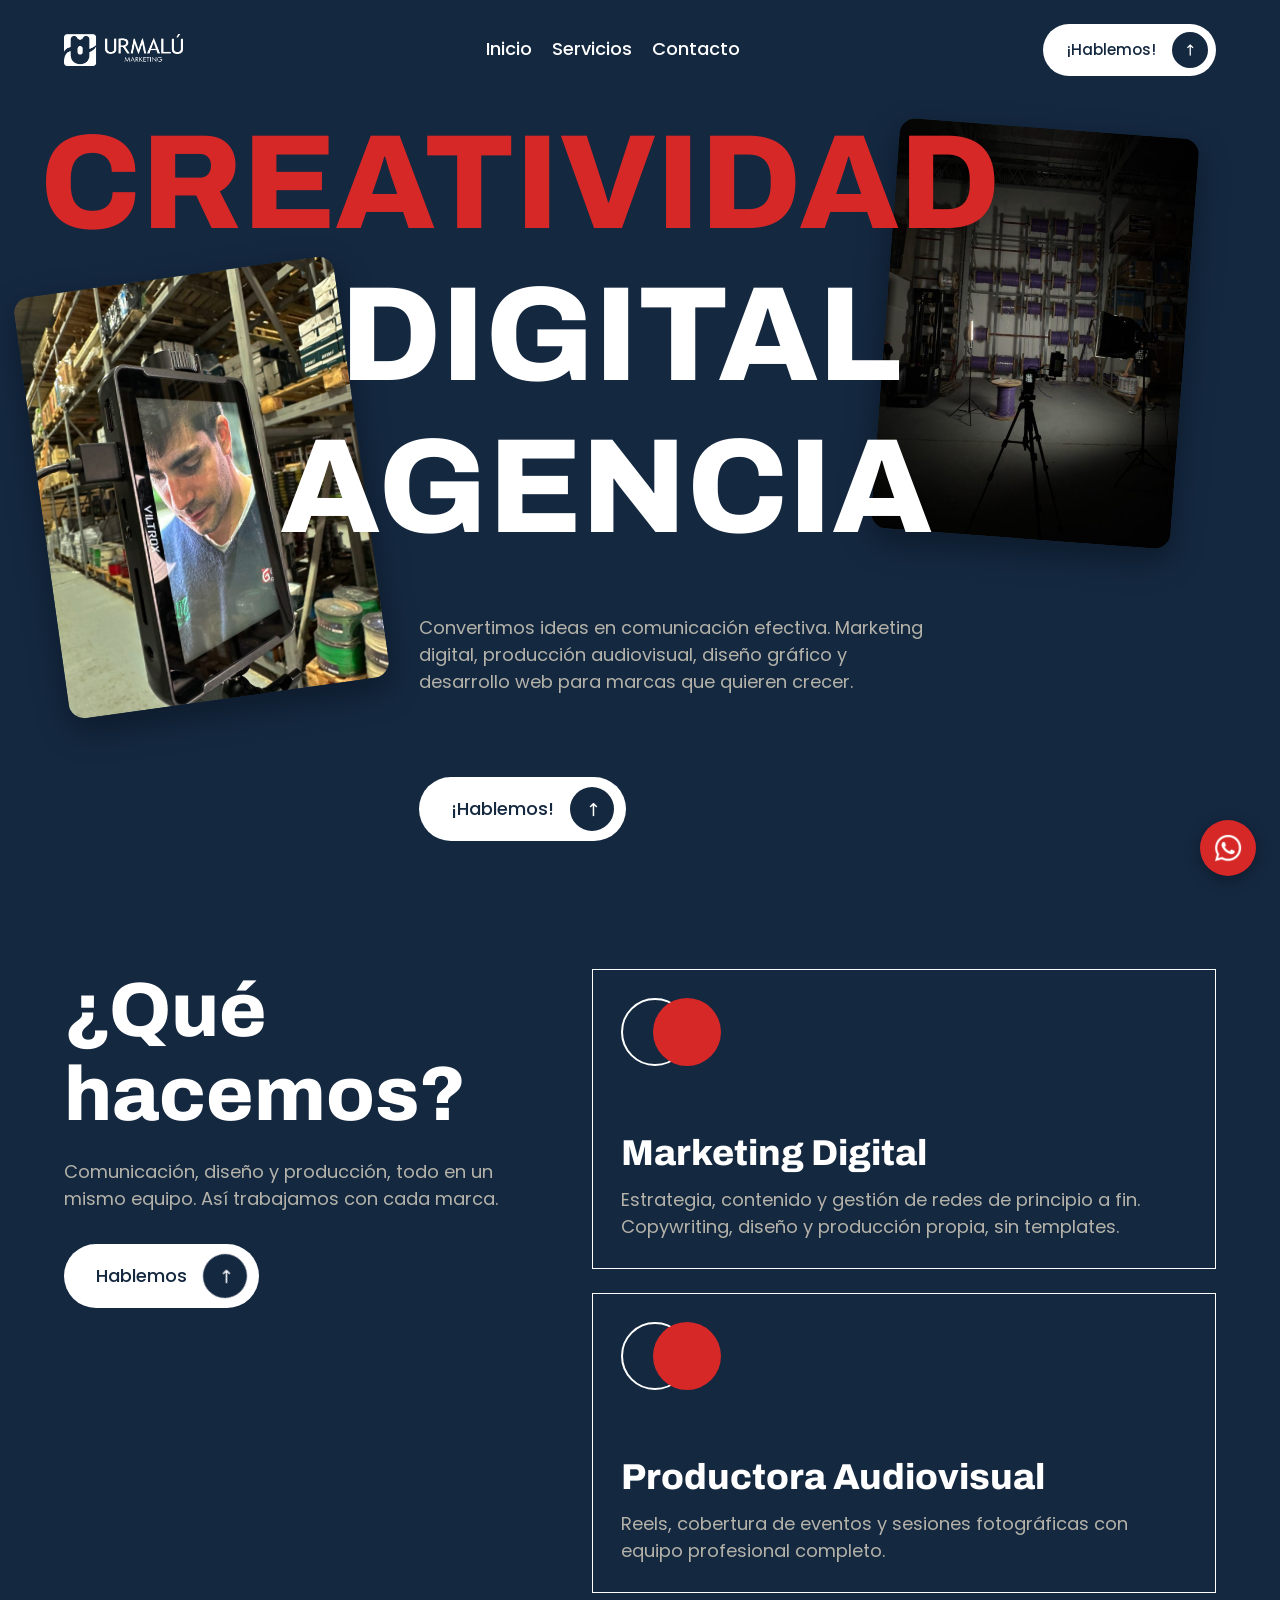
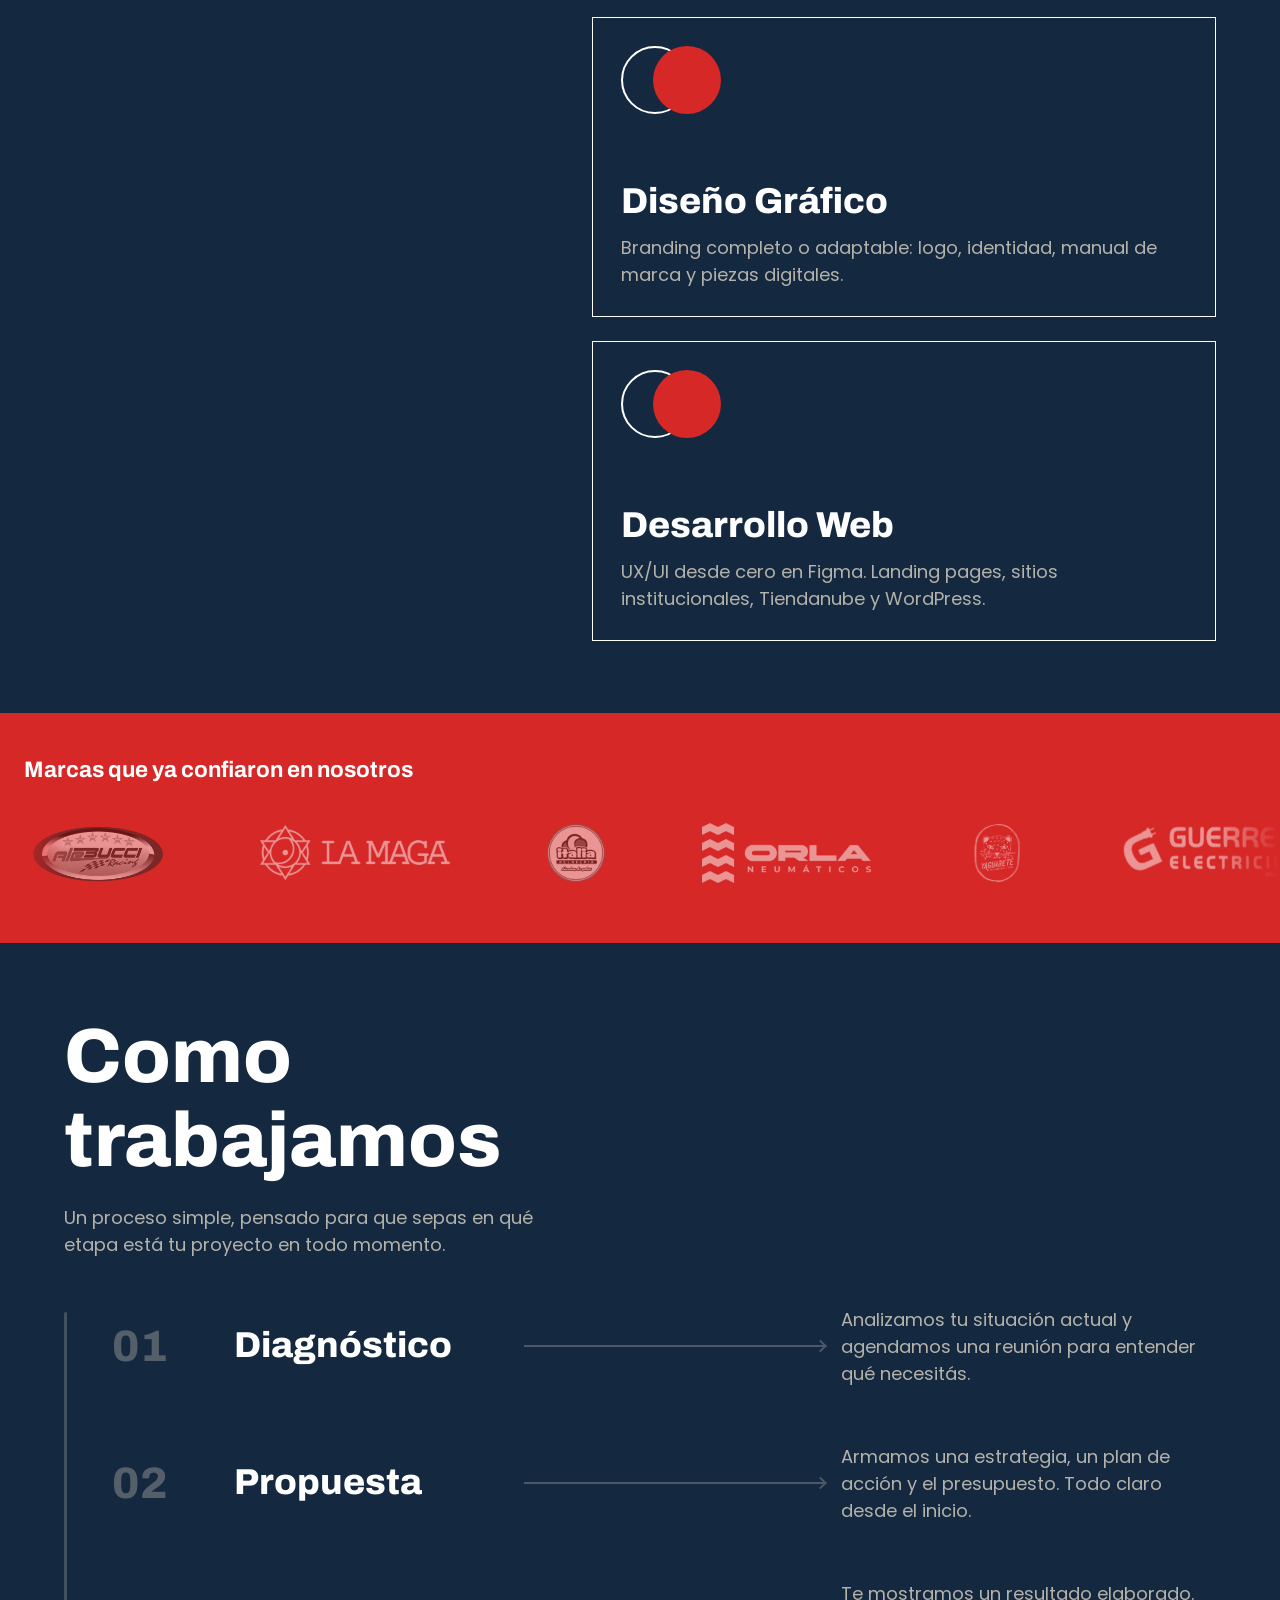
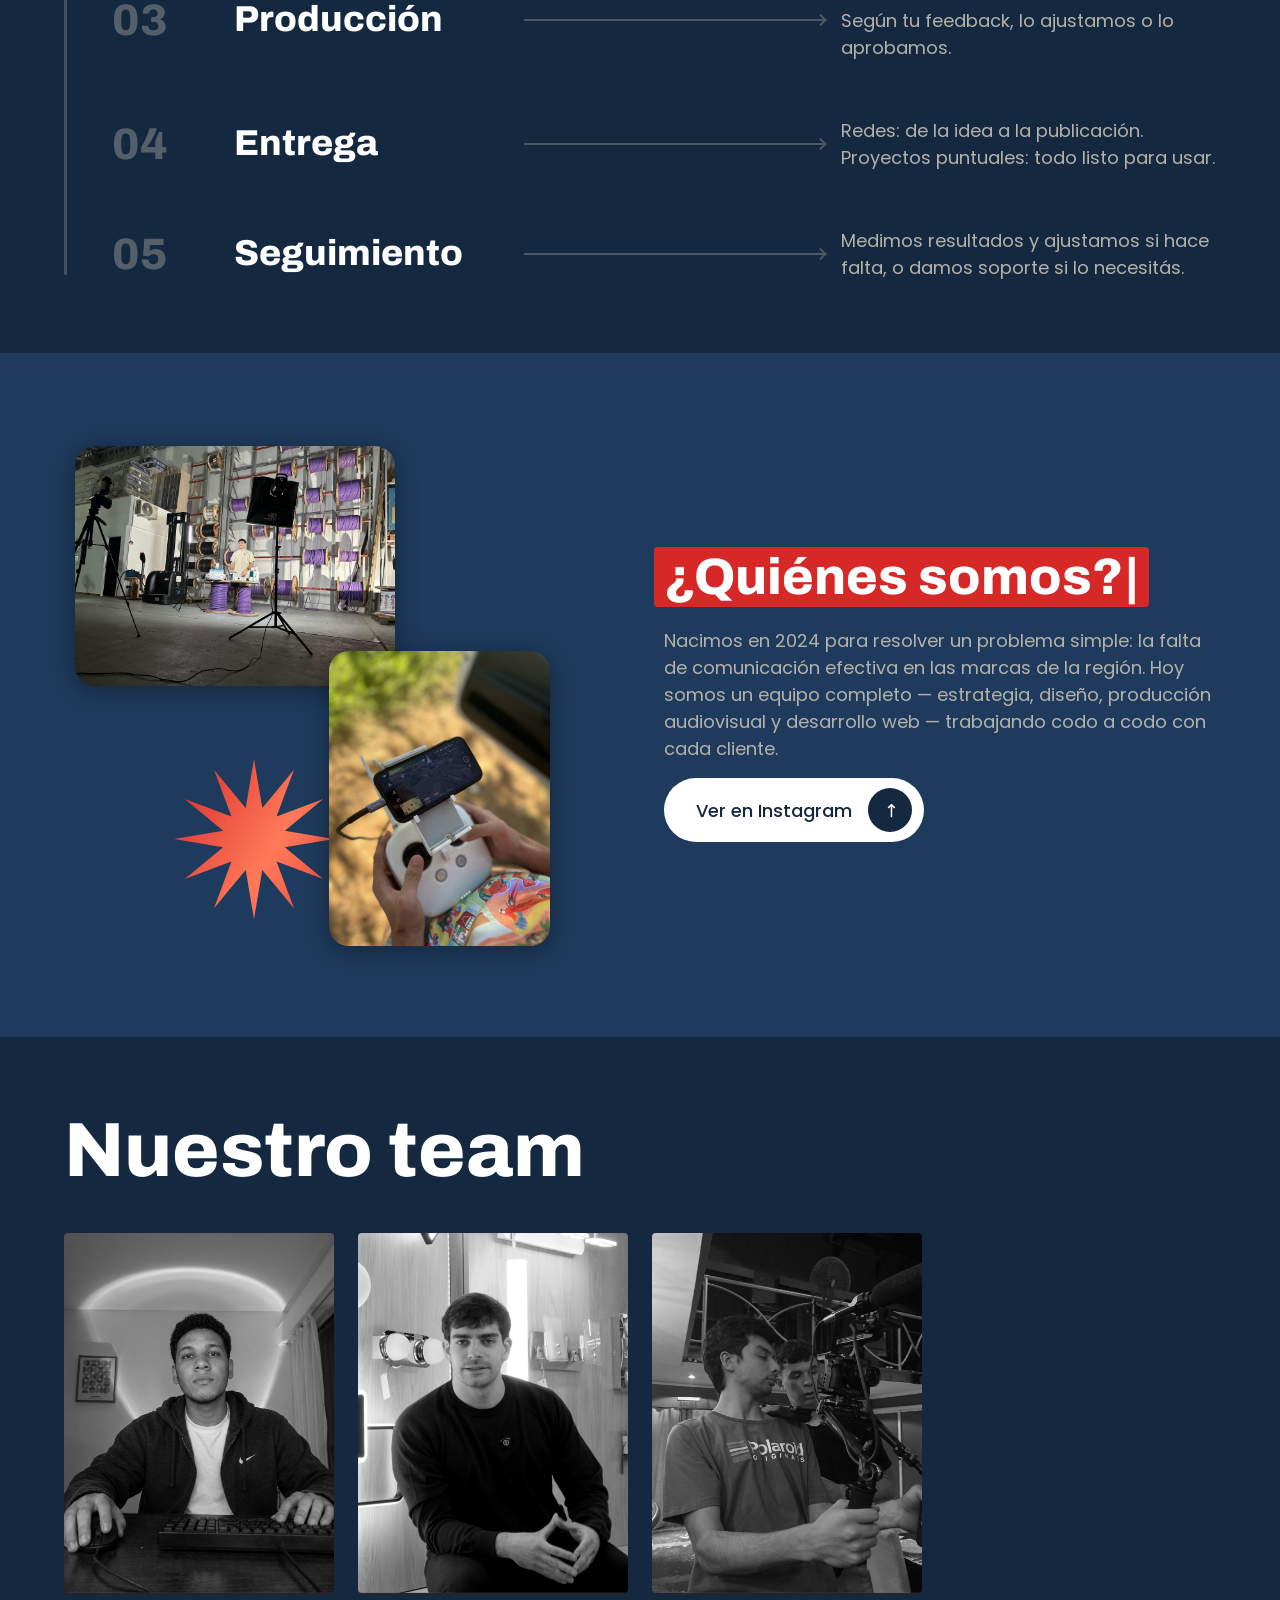
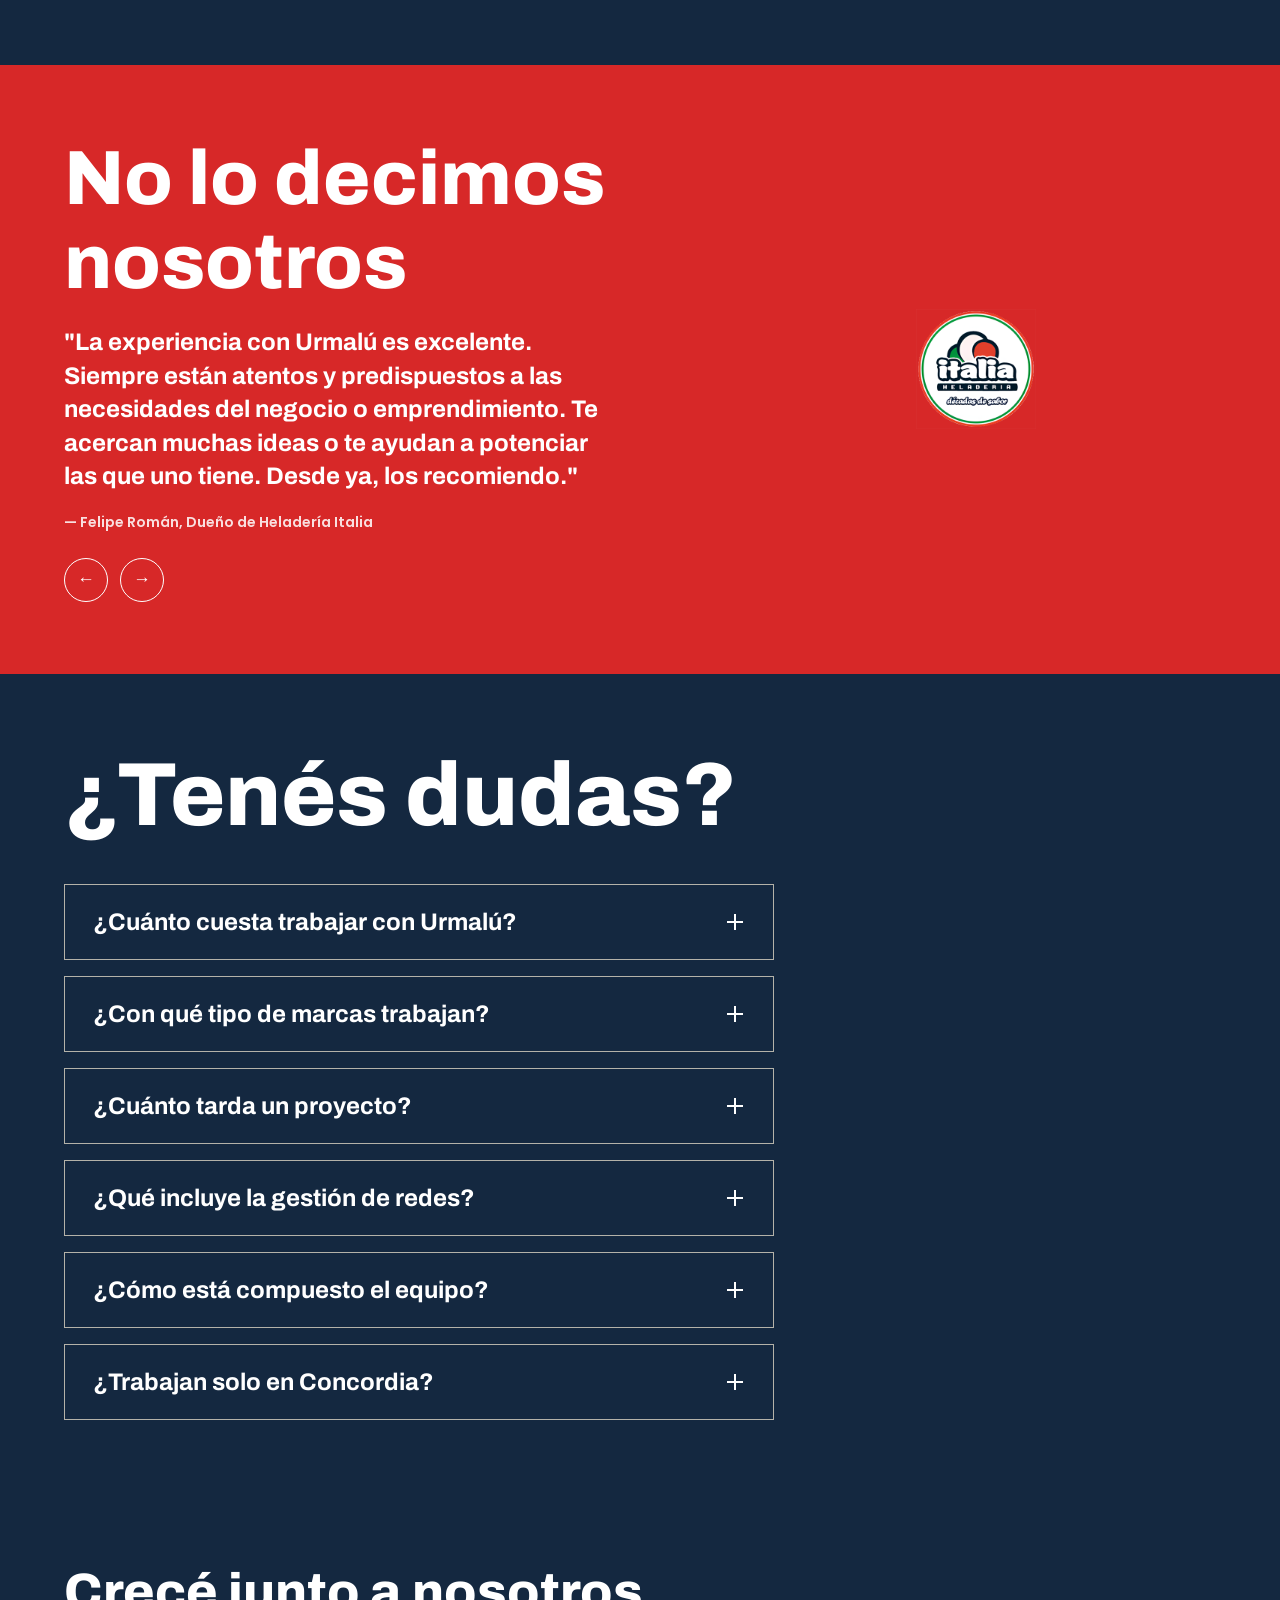
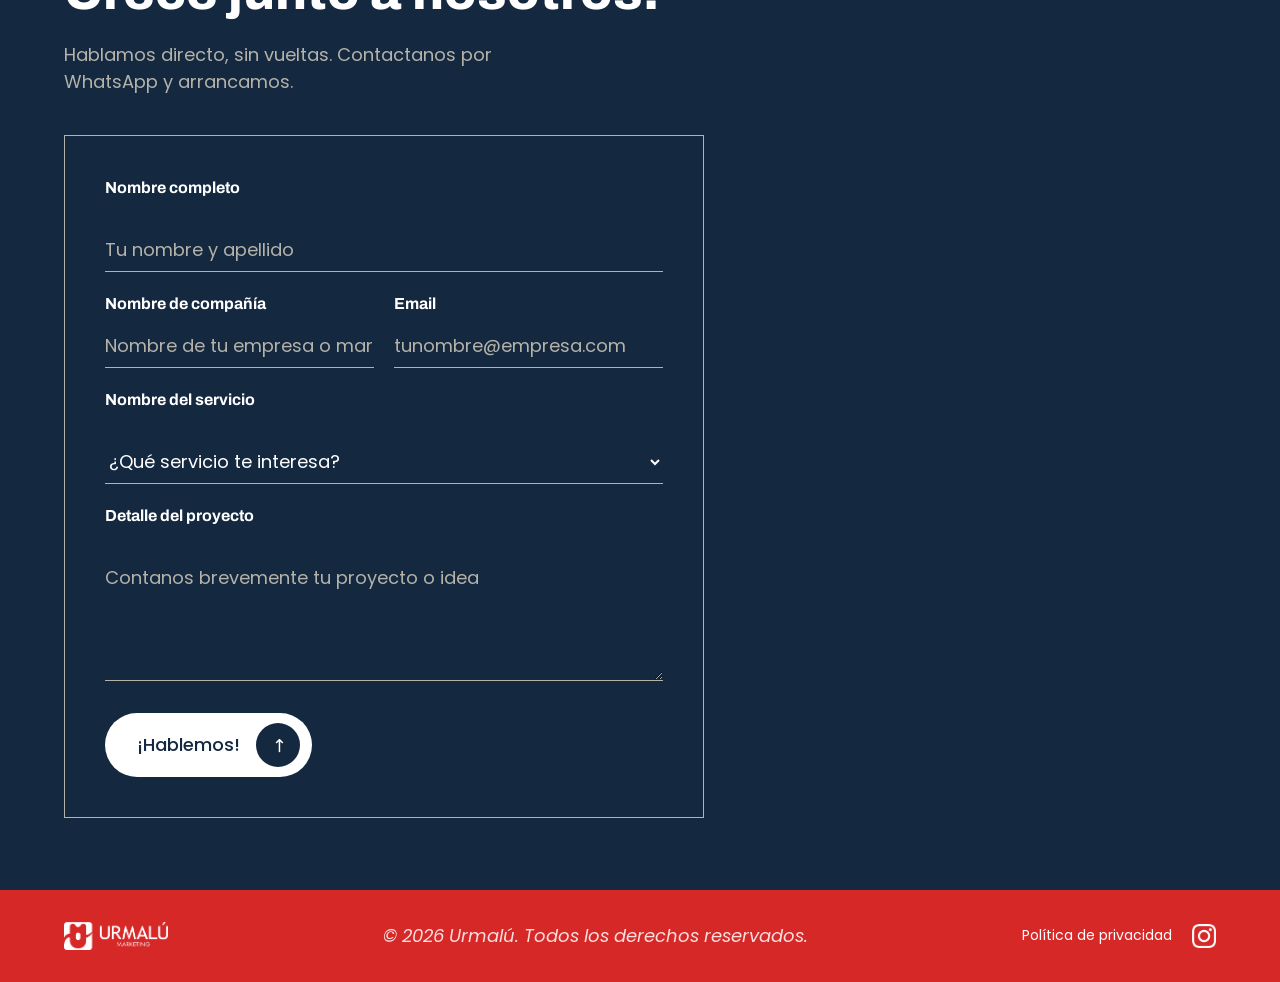
<file: index.html>
<!doctype html>
<html lang="es">

<head>
  <meta charset="utf-8">
  <meta name="viewport" content="width=device-width, initial-scale=1">
  <title>Urmalú Agencia — Comunicación y producción digital</title>
  <meta name="description" content="Marketing digital, producción audiovisual, diseño gráfico y desarrollo web. Pensamos en grande.">

  <meta property="og:title" content="Urmalú Agencia | Comunicación y producción digital">
  <meta property="og:type" content="website">
  <meta property="og:url" content="https://urmaluagencia.com.ar">

  <link rel="icon" href="/favicon.ico" sizes="any">
  <link rel="apple-touch-icon" href="icon.png">
  <link rel="manifest" href="site.webmanifest">
  <meta name="theme-color" content="#142840">

  <!-- Fuentes reales del archivo de Figma: Archivo (títulos) + Poppins (texto/botones) -->
  <link rel="preconnect" href="https://fonts.googleapis.com">
  <link rel="preconnect" href="https://fonts.gstatic.com" crossorigin>
  <link href="https://fonts.googleapis.com/css2?family=Archivo:wght@400;700;800&family=Poppins:wght@400;500;600;700&display=swap" rel="stylesheet">

  <link rel="stylesheet" href="css/reset.css">
  <link rel="stylesheet" href="css/style.css">
</head>

<body>

  <!-- ============ NAVBAR ============ -->
  <!-- Franja invisible: pasar el mouse por acá revela el navbar cuando está escondido -->
  <div class="navbar-hotzone" id="navbar-hotzone" aria-hidden="true"></div>

  <header class="navbar" id="navbar">
    <div class="container navbar__inner">
      <a href="#inicio" class="navbar__logo">
        <img src="img/logo-urmalu.png" alt="Urmalú Marketing" height="32">
      </a>

      <nav class="navbar__nav" id="navbar-nav">
        <a href="#inicio">Inicio</a>
        <a href="#servicios">Servicios</a>
        <a href="#contacto">Contacto</a>
      </nav>

      <a href="https://wa.me/543454010608?text=Hola%20Urmal%C3%BA%2C%20quiero%20consultar%20por%20un%20proyecto" target="_blank" rel="noopener" class="btn btn--primary navbar__cta">
        ¡Hablemos! <span class="btn__icon" aria-hidden="true">↗</span>
      </a>

      <button class="navbar__burger" id="navbar-burger" aria-label="Abrir menú" aria-expanded="false">
        <span></span><span></span><span></span>
      </button>
    </div>
  </header>

  <main>

    <!-- ============ INICIO / HERO ============ -->
    <!-- Posiciones tomadas literal de Figma (frame Hero Section, 1428x858) y convertidas a % -->
    <section class="hero" id="inicio">
      <div class="hero__stage">
        <div class="hero__photo hero__photo--left">
          <img src="img/hero-1.jpg" alt="">
        </div>
        <div class="hero__photo hero__photo--right">
          <img src="img/hero-2.jpg" alt="">
        </div>

        <h1 class="hero__title">
          <span class="hero__title-accent hero__line--1">Creatividad</span>
          <span class="hero__line--2">Digital</span>
          <span class="hero__line--3">Agencia</span>
        </h1>
        <p class="hero__subhead">
          Convertimos ideas en comunicación efectiva. Marketing digital, producción audiovisual,
          diseño gráfico y desarrollo web para marcas que quieren crecer.
        </p>
        <a href="https://wa.me/543454010608?text=Hola%20Urmal%C3%BA%2C%20quiero%20consultar%20por%20un%20proyecto"
           target="_blank" rel="noopener" class="btn btn--primary hero__cta">
          ¡Hablemos! <span class="btn__icon" aria-hidden="true">↗</span>
        </a>
      </div>
    </section>

    <!-- ============ SERVICIOS ============ -->
    <section class="services" id="servicios">
      <div class="container services__grid">
        <div class="services__intro">
          <h2>¿Qué hacemos?</h2>
          <p class="section-intro">Comunicación, diseño y producción, todo en un mismo equipo. Así trabajamos con cada marca.</p>
          <a href="#contacto" class="btn btn--primary">
            Hablemos <span class="btn__icon" aria-hidden="true">↗</span>
          </a>
        </div>

        <div class="services__cards">
          <article class="service-card">
            <div class="service-card__icon" aria-hidden="true">
              <span class="circle circle--outline"></span>
              <span class="circle circle--fill"></span>
            </div>
            <div class="service-card__body">
              <h3>Marketing Digital</h3>
              <p>Estrategia, contenido y gestión de redes de principio a fin. Copywriting, diseño y producción propia, sin templates.</p>
            </div>
          </article>

          <article class="service-card">
            <div class="service-card__icon" aria-hidden="true">
              <span class="circle circle--outline"></span>
              <span class="circle circle--fill"></span>
            </div>
            <div class="service-card__body">
              <h3>Productora Audiovisual</h3>
              <p>Reels, cobertura de eventos y sesiones fotográficas con equipo profesional completo.</p>
            </div>
          </article>

          <article class="service-card">
            <div class="service-card__icon" aria-hidden="true">
              <span class="circle circle--outline"></span>
              <span class="circle circle--fill"></span>
            </div>
            <div class="service-card__body">
              <h3>Diseño Gráfico</h3>
              <p>Branding completo o adaptable: logo, identidad, manual de marca y piezas digitales.</p>
            </div>
          </article>

          <article class="service-card">
            <div class="service-card__icon" aria-hidden="true">
              <span class="circle circle--outline"></span>
              <span class="circle circle--fill"></span>
            </div>
            <div class="service-card__body">
              <h3>Desarrollo Web</h3>
              <p>UX/UI desde cero en Figma. Landing pages, sitios institucionales, Tiendanube y WordPress.</p>
            </div>
          </article>
        </div>
      </div>
    </section>

    <!-- ============ LOGOS DE CLIENTES ============ -->
    <section class="clients">
      <div class="clients__inner">
        <p class="clients__label">Marcas que ya confiaron en nosotros</p>
        <div class="clients__marquee">
          <div class="clients__track">
            <!-- 7 logos reales, repetidos 4 veces (1 tanda real + 3 aria-hidden) para que el loop no se corte en pantallas anchas -->
            <span class="client-logo"><img src="img/clients/client-alebucci.png" alt="AleBucci Racing" loading="lazy"></span>
            <span class="client-logo"><img src="img/clients/client-lamaga.png" alt="La Maga" loading="lazy"></span>
            <span class="client-logo"><img src="img/clients/client-italia.png" alt="Italia Heladería" loading="lazy"></span>
            <span class="client-logo"><img src="img/clients/client-orla.png" alt="Orla Neumáticos" loading="lazy"></span>
            <span class="client-logo"><img src="img/clients/client-yaguarete.png" alt="Yaguareté" loading="lazy"></span>
            <span class="client-logo"><img src="img/clients/client-guerrero.png" alt="Guerrero Electricidad" loading="lazy"></span>
            <span class="client-logo"><img src="img/clients/client-mesopotamicos.png" alt="Materiales Mesopotámicos" loading="lazy"></span>

            <span class="client-logo" aria-hidden="true"><img src="img/clients/client-alebucci.png" alt="" loading="lazy"></span>
            <span class="client-logo" aria-hidden="true"><img src="img/clients/client-lamaga.png" alt="" loading="lazy"></span>
            <span class="client-logo" aria-hidden="true"><img src="img/clients/client-italia.png" alt="" loading="lazy"></span>
            <span class="client-logo" aria-hidden="true"><img src="img/clients/client-orla.png" alt="" loading="lazy"></span>
            <span class="client-logo" aria-hidden="true"><img src="img/clients/client-yaguarete.png" alt="" loading="lazy"></span>
            <span class="client-logo" aria-hidden="true"><img src="img/clients/client-guerrero.png" alt="" loading="lazy"></span>
            <span class="client-logo" aria-hidden="true"><img src="img/clients/client-mesopotamicos.png" alt="" loading="lazy"></span>

            <span class="client-logo" aria-hidden="true"><img src="img/clients/client-alebucci.png" alt="" loading="lazy"></span>
            <span class="client-logo" aria-hidden="true"><img src="img/clients/client-lamaga.png" alt="" loading="lazy"></span>
            <span class="client-logo" aria-hidden="true"><img src="img/clients/client-italia.png" alt="" loading="lazy"></span>
            <span class="client-logo" aria-hidden="true"><img src="img/clients/client-orla.png" alt="" loading="lazy"></span>
            <span class="client-logo" aria-hidden="true"><img src="img/clients/client-yaguarete.png" alt="" loading="lazy"></span>
            <span class="client-logo" aria-hidden="true"><img src="img/clients/client-guerrero.png" alt="" loading="lazy"></span>
            <span class="client-logo" aria-hidden="true"><img src="img/clients/client-mesopotamicos.png" alt="" loading="lazy"></span>

            <span class="client-logo" aria-hidden="true"><img src="img/clients/client-alebucci.png" alt="" loading="lazy"></span>
            <span class="client-logo" aria-hidden="true"><img src="img/clients/client-lamaga.png" alt="" loading="lazy"></span>
            <span class="client-logo" aria-hidden="true"><img src="img/clients/client-italia.png" alt="" loading="lazy"></span>
            <span class="client-logo" aria-hidden="true"><img src="img/clients/client-orla.png" alt="" loading="lazy"></span>
            <span class="client-logo" aria-hidden="true"><img src="img/clients/client-yaguarete.png" alt="" loading="lazy"></span>
            <span class="client-logo" aria-hidden="true"><img src="img/clients/client-guerrero.png" alt="" loading="lazy"></span>
            <span class="client-logo" aria-hidden="true"><img src="img/clients/client-mesopotamicos.png" alt="" loading="lazy"></span>
          </div>
        </div>
      </div>
    </section>

    <!-- ============ PROCESO ============ -->
    <section class="process" id="proceso">
      <div class="container">
        <div class="process__header">
          <h2>Como<br>trabajamos</h2>
          <p class="section-intro">Un proceso simple, pensado para que sepas en qué etapa está tu proyecto en todo momento.</p>
          <div class="decor-star decor-star--iridescent process__star" aria-hidden="true"></div>
        </div>

        <div class="process__list-wrap">
          <div class="process__progress" aria-hidden="true">
            <div class="process__progress-fill" id="process-progress-fill"></div>
          </div>

          <ol class="process__list">
            <li class="process__step">
              <span class="process__number">01</span>
              <div class="process__step-body">
                <h3>Diagnóstico</h3>
                <span class="process__connector" aria-hidden="true"></span>
                <p>Analizamos tu situación actual y agendamos una reunión para entender qué necesitás.</p>
              </div>
            </li>
            <li class="process__step">
              <span class="process__number">02</span>
              <div class="process__step-body">
                <h3>Propuesta</h3>
                <span class="process__connector" aria-hidden="true"></span>
                <p>Armamos una estrategia, un plan de acción y el presupuesto. Todo claro desde el inicio.</p>
              </div>
            </li>
            <li class="process__step">
              <span class="process__number">03</span>
              <div class="process__step-body">
                <h3>Producción</h3>
                <span class="process__connector" aria-hidden="true"></span>
                <p>Te mostramos un resultado elaborado. Según tu feedback, lo ajustamos o lo aprobamos.</p>
              </div>
            </li>
            <li class="process__step">
              <span class="process__number">04</span>
              <div class="process__step-body">
                <h3>Entrega</h3>
                <span class="process__connector" aria-hidden="true"></span>
                <p>Redes: de la idea a la publicación. Proyectos puntuales: todo listo para usar.</p>
              </div>
            </li>
            <li class="process__step">
              <span class="process__number">05</span>
              <div class="process__step-body">
                <h3>Seguimiento</h3>
                <span class="process__connector" aria-hidden="true"></span>
                <p>Medimos resultados y ajustamos si hace falta, o damos soporte si lo necesitás.</p>
              </div>
            </li>
          </ol>
        </div>
      </div>
    </section>

    <!-- ============ QUIÉNES SOMOS ============ -->
    <section class="about" id="quienes-somos">
      <div class="container about__grid">
        <div class="about__photos">
          <div class="about__photo-frame about__photo-frame--1">
            <img class="about__photo" src="img/about-1-produccion.jpg" alt="Equipo de Urmalú en una producción audiovisual" draggable="false">
          </div>
          <div class="about__photo-frame about__photo-frame--2">
            <img class="about__photo" src="img/about-2-drone.jpg" alt="Equipo de Urmalú filmando con drone" draggable="false">
          </div>
          <div class="decor-star decor-star--iridescent about__star" aria-hidden="true"></div>
        </div>
        <div class="about__content">
          <h2 class="about__title" id="about-title">¿Quiénes somos?</h2>
          <p>
            Nacimos en 2024 para resolver un problema simple: la falta de comunicación efectiva
            en las marcas de la región. Hoy somos un equipo completo — estrategia, diseño,
            producción audiovisual y desarrollo web — trabajando codo a codo con cada cliente.
          </p>
          <a href="https://www.instagram.com/urmalu.agencia/" target="_blank" rel="noopener" class="btn btn--primary">
            Ver en Instagram <span class="btn__icon" aria-hidden="true">↗</span>
          </a>
        </div>
      </div>
    </section>

    <!-- ============ NUESTRO TEAM ============ -->
    <section class="team" id="team" style="text-align: left;">
      <div class="container">
        <h2 style="text-align: left;">Nuestro team</h2>

        <div class="team__grid" style="justify-content: center; align-items: center;">
          <div class="team-card" style="text-align: center; display: flex; flex-direction: column; align-items: center;">
            <img src="img/team-1-uriel.jpeg" alt="Uriel Alves Dos Santos" style="display: block; margin: 0 auto;">
            <div class="team-card__ribbon" style="text-align: center;">
              <span class="team-card__name">Uriel Alves Dos Santos</span>
              <span class="team-card__role">Diseñador Gráfico</span>
            </div>
          </div>

          <div class="team-card" style="text-align: center; display: flex; flex-direction: column; align-items: center;">
            <img src="img/team-2-luca.jpg" alt="Integrante del equipo Urmalú" style="display: block; margin: 0 auto;">
            <div class="team-card__ribbon" style="text-align: center;">
              <span class="team-card__name">Luca Passarella</span>
              <span class="team-card__role">Administrador</span>
            </div>
          </div>

          <div class="team-card" style="text-align: center; display: flex; flex-direction: column; align-items: center;">
            <img src="img/team-3-mateo.jpg" alt="Integrante del equipo Urmalú" style="display: block; margin: 0 auto;">
            <div class="team-card__ribbon" style="text-align: center;">
              <span class="team-card__name">Mateo Osorio</span>
              <span class="team-card__role">Productor Audiovisual</span>
            </div>
          </div>
        </div>
      </div>
    </section>

    <!-- ============ TESTIMONIOS ============ -->
    <section class="testimonials" id="testimonios">
      <div class="container testimonials__inner">
        <div class="testimonials__content">
          <h2>No lo decimos nosotros</h2>

          <div class="testimonials__track" id="testimonials-track">
            <blockquote class="testimonial-card is-active" data-slide="0">
              <p>"La experiencia con Urmalú es excelente. Siempre están atentos y predispuestos a las necesidades del negocio o emprendimiento. Te acercan muchas ideas o te ayudan a potenciar las que uno tiene. Desde ya, los recomiendo."</p>
              <cite>— Felipe Román, Dueño de Heladería Italia</cite>
            </blockquote>
            <blockquote class="testimonial-card" data-slide="1">
              <p>"El trabajo en asociación con Urmalú fue determinante para que Diario Río Uruguay saliera de un estancamiento que estábamos transitando en materia de impacto y réplica en redes sociales. El cambio de estética y los consejos en materia de qué y cómo publicar fue lo que marcó la diferencia desde allí en más."</p>
              <cite>— Horacio Osorio, Dueño de Diario Río Uruguay</cite>
            </blockquote>
            <blockquote class="testimonial-card" data-slide="2">
              <p>"¡Buenas! Mi experiencia con la Agencia Urmalú es muy buena. ¡Muy contentos de poder contar con ellos en nuestro manejo de redes! ¡Los recomiendo siempre!"</p>
              <cite>— Daniel Pérez, Socio Gerente de Guerrero Electricidad S.R.L.</cite>
            </blockquote>
            <blockquote class="testimonial-card" data-slide="3">
              <p>"Nuestra experiencia con la Agencia Urmalú es excelente, ya que siempre mantienen un trato profesional resolviendo cada uno de nuestros pedidos con rapidez y compromiso. ¡Más que recomendable!"</p>
              <cite>— Oscar Giménez, Gerente de Guerrero Electricidad S.R.L.</cite>
            </blockquote>
          </div>

          <div class="testimonials__nav">
            <button type="button" class="testimonials__arrow" id="testimonials-prev" aria-label="Testimonio anterior">&larr;</button>
            <button type="button" class="testimonials__arrow" id="testimonials-next" aria-label="Testimonio siguiente">&rarr;</button>
          </div>
        </div>

        <div class="testimonials__logo-frame">
          <img src="img/clients/client-italia.png" alt="Heladería Italia" id="testimonials-logo" class="is-active">
          <img src="img/clients/client-diariorio.png" alt="Diario Río Uruguay" id="testimonials-logo-2">
          <img src="img/clients/client-guerrero.png" alt="Guerrero Electricidad" id="testimonials-logo-3">
          <img src="img/clients/client-guerrero.png" alt="Guerrero Electricidad" id="testimonials-logo-4">
        </div>
      </div>
    </section>

    <!-- ============ FAQ ============ -->
    <section class="faq" id="faq">
      <div class="container">
        <h2>¿Tenés dudas?</h2>

        <div class="faq__list">
          <div class="faq-item">
            <button class="faq-item__trigger" aria-expanded="false">
              <span>¿Cuánto cuesta trabajar con Urmalú?</span>
              <span class="faq-item__icon" aria-hidden="true"></span>
            </button>
            <div class="faq-item__panel">
              <div class="faq-item__answer">
                <p>Nos adaptamos a distintos presupuestos según el proyecto. Consultanos por WhatsApp y armamos un presupuesto a medida.</p>
                <div class="decor-star decor-star--white faq-item__star" aria-hidden="true"></div>
              </div>
            </div>
          </div>
          <div class="faq-item">
            <button class="faq-item__trigger" aria-expanded="false">
              <span>¿Con qué tipo de marcas trabajan?</span>
              <span class="faq-item__icon" aria-hidden="true"></span>
            </button>
            <div class="faq-item__panel">
              <div class="faq-item__answer">
                <p>Con todo tipo: emprendimientos, empresas consolidadas, clubes y organizaciones sociales.</p>
                <div class="decor-star decor-star--white faq-item__star" aria-hidden="true"></div>
              </div>
            </div>
          </div>
          <div class="faq-item">
            <button class="faq-item__trigger" aria-expanded="false">
              <span>¿Cuánto tarda un proyecto?</span>
              <span class="faq-item__icon" aria-hidden="true"></span>
            </button>
            <div class="faq-item__panel">
              <div class="faq-item__answer">
                <p>Depende de la complejidad. Un branding lleva 2-3 semanas, un sitio web 4-6 semanas. Consultanos por tu caso.</p>
                <div class="decor-star decor-star--white faq-item__star" aria-hidden="true"></div>
              </div>
            </div>
          </div>
          <div class="faq-item">
            <button class="faq-item__trigger" aria-expanded="false">
              <span>¿Qué incluye la gestión de redes?</span>
              <span class="faq-item__icon" aria-hidden="true"></span>
            </button>
            <div class="faq-item__panel">
              <div class="faq-item__answer">
                <p>Estrategia, diseño, producción de reels propios, copywriting, community management completo.</p>
                <div class="decor-star decor-star--white faq-item__star" aria-hidden="true"></div>
              </div>
            </div>
          </div>
          <div class="faq-item">
            <button class="faq-item__trigger" aria-expanded="false">
              <span>¿Cómo está compuesto el equipo?</span>
              <span class="faq-item__icon" aria-hidden="true"></span>
            </button>
            <div class="faq-item__panel">
              <div class="faq-item__answer">
                <p>Cuatro personas: diseñador gráfico, productor audiovisual, community manager y administrador.</p>
                <div class="decor-star decor-star--white faq-item__star" aria-hidden="true"></div>
              </div>
            </div>
          </div>
          <div class="faq-item">
            <button class="faq-item__trigger" aria-expanded="false">
              <span>¿Trabajan solo en Concordia?</span>
              <span class="faq-item__icon" aria-hidden="true"></span>
            </button>
            <div class="faq-item__panel">
              <div class="faq-item__answer">
                <p>No. Trabajamos en toda la región de Entre Ríos y estamos expandiéndonos a otras provincias de Argentina.</p>
                <div class="decor-star decor-star--white faq-item__star" aria-hidden="true"></div>
              </div>
            </div>
          </div>
        </div>
      </div>
    </section>

    <!-- ============ CONTACTO ============ -->
    <section class="contact" id="contacto">
      <div class="container">
        <h2 class="contact__title">Crecé junto a nosotros.</h2>
        <p class="section-intro">Hablamos directo, sin vueltas. Contactanos por WhatsApp y arrancamos.</p>

        <form class="contact-form" id="contact-form">
          <label for="name">Nombre completo</label>
          <input type="text" id="name" name="name" placeholder="Tu nombre y apellido" required>

          <div class="contact-form__row">
            <div>
              <label for="company">Nombre de compañía</label>
              <input type="text" id="company" name="company" placeholder="Nombre de tu empresa o marca">
            </div>
            <div>
              <label for="email">Email</label>
              <input type="email" id="email" name="email" placeholder="tunombre@empresa.com" required>
            </div>
          </div>

          <label for="service">Nombre del servicio</label>
          <select id="service" name="service" required>
            <option value="" disabled selected>¿Qué servicio te interesa?</option>
            <option value="Marketing Digital">Marketing Digital</option>
            <option value="Productora Audiovisual">Productora Audiovisual</option>
            <option value="Diseño Gráfico">Diseño Gráfico</option>
            <option value="Desarrollo Web">Desarrollo Web</option>
            <option value="Personalizado">Personalizado</option>
          </select>

          <label for="details">Detalle del proyecto</label>
          <textarea id="details" name="details" placeholder="Contanos brevemente tu proyecto o idea" rows="4"></textarea>

          <button type="submit" class="btn btn--primary">¡Hablemos! <span class="btn__icon" aria-hidden="true">↗</span></button>
        </form>
      </div>
    </section>

  </main>

  <!-- ============ BOTÓN WHATSAPP FLOTANTE ============ -->
  <a href="https://wa.me/543454010608?text=Hola%20Urmal%C3%BA%2C%20quiero%20consultar%20por%20un%20proyecto"
     class="whatsapp-float" id="whatsapp-float" target="_blank" rel="noopener" aria-label="Escribinos por WhatsApp">
    <img src="img/whatsapp-icon.png" alt="WhatsApp" class="whatsapp-float__icon">
  </a>

  <!-- ============ FOOTER ============ -->
  <footer class="footer">
    <div class="container footer__inner">
      <span class="navbar__logo"><img src="img/logo-urmalu.png" alt="Urmalú Marketing" height="28"></span>
      <p class="footer__copy">© 2026 Urmalú. Todos los derechos reservados.</p>
      <div class="footer__social">
        <a href="privacidad.html">Política de privacidad</a>
        <a href="https://www.instagram.com/urmalu.agencia/" target="_blank" rel="noopener" aria-label="Instagram">
          <img src="img/instagram-icon.png" alt="" class="footer__social-icon">
        </a>
      </div>
    </div>
  </footer>

  <script src="js/main.js"></script>
</body>

</html>
</file>
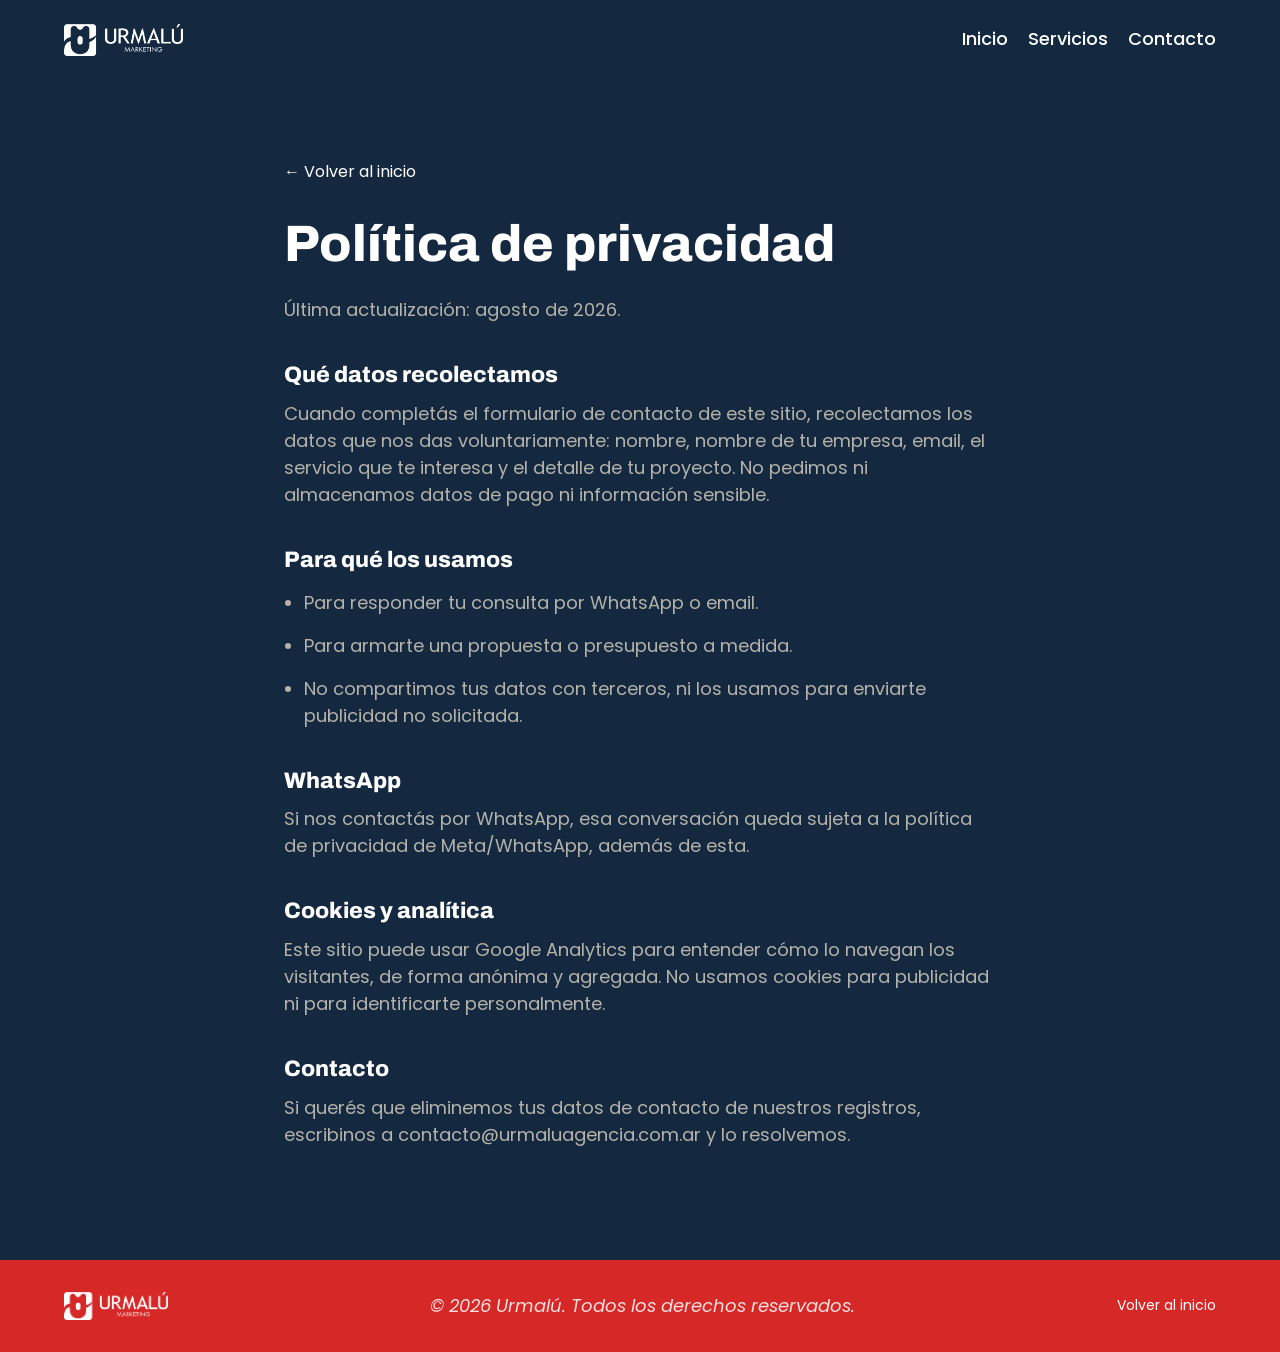
<file: privacidad.html>
<!doctype html>
<html lang="es">

<head>
  <meta charset="utf-8">
  <meta name="viewport" content="width=device-width, initial-scale=1">
  <title>Política de privacidad — Urmalú</title>
  <meta name="description" content="Política de privacidad de Urmalú: qué datos recolectamos a través del formulario de contacto y para qué los usamos.">
  <meta name="robots" content="noindex">

  <link rel="icon" href="/favicon.ico" sizes="any">
  <link rel="apple-touch-icon" href="icon.png">
  <meta name="theme-color" content="#142840">

  <link rel="preconnect" href="https://fonts.googleapis.com">
  <link rel="preconnect" href="https://fonts.gstatic.com" crossorigin>
  <link href="https://fonts.googleapis.com/css2?family=Archivo:wght@400;700;800&family=Poppins:wght@400;500;600;700&display=swap" rel="stylesheet">

  <link rel="stylesheet" href="css/reset.css">
  <link rel="stylesheet" href="css/style.css">

  <style>
    /* Estilos puntuales de esta página, no hace falta que vivan en el CSS general */
    .legal {
      max-width: 760px;
      margin: 0 auto;
      padding: 160px 24px 96px;
    }
    .legal h1 { font-size: var(--fs-h4); margin-bottom: 24px; }
    .legal h2 { font-size: 1.4rem; margin: 40px 0 12px; }
    .legal p, .legal li { color: var(--color-text-secondary); font-size: var(--fs-body-lg); margin-bottom: 16px; }
    .legal ul { padding-left: 20px; }
    .legal a.back { display: inline-block; margin-bottom: 32px; color: var(--color-white); }
  </style>
</head>

<body>

  <div class="navbar-hotzone" id="navbar-hotzone" aria-hidden="true"></div>

  <header class="navbar" id="navbar">
    <div class="container navbar__inner">
      <a href="index.html" class="navbar__logo">
        <img src="img/logo-urmalu.png" alt="Urmalú Marketing" height="32">
      </a>
      <nav class="navbar__nav" id="navbar-nav">
        <a href="index.html#inicio">Inicio</a>
        <a href="index.html#servicios">Servicios</a>
        <a href="index.html#contacto">Contacto</a>
      </nav>
      <button class="navbar__burger" id="navbar-burger" aria-label="Abrir menú" aria-expanded="false">
        <span></span><span></span><span></span>
      </button>
    </div>
  </header>

  <main>
    <section class="legal">
      <a href="index.html" class="back">← Volver al inicio</a>
      <h1>Política de privacidad</h1>
      <p>Última actualización: agosto de 2026.</p>

      <h2>Qué datos recolectamos</h2>
      <p>
        Cuando completás el formulario de contacto de este sitio, recolectamos los datos que nos das
        voluntariamente: nombre, nombre de tu empresa, email, el servicio que te interesa y el detalle
        de tu proyecto. No pedimos ni almacenamos datos de pago ni información sensible.
      </p>

      <h2>Para qué los usamos</h2>
      <ul>
        <li>Para responder tu consulta por WhatsApp o email.</li>
        <li>Para armarte una propuesta o presupuesto a medida.</li>
        <li>No compartimos tus datos con terceros, ni los usamos para enviarte publicidad no solicitada.</li>
      </ul>

      <h2>WhatsApp</h2>
      <p>
        Si nos contactás por WhatsApp, esa conversación queda sujeta a la política de privacidad de
        Meta/WhatsApp, además de esta.
      </p>

      <h2>Cookies y analítica</h2>
      <p>
        Este sitio puede usar Google Analytics para entender cómo lo navegan los visitantes, de forma
        anónima y agregada. No usamos cookies para publicidad ni para identificarte personalmente.
      </p>

      <h2>Contacto</h2>
      <p>
        Si querés que eliminemos tus datos de contacto de nuestros registros, escribinos a
        contacto@urmaluagencia.com.ar y lo resolvemos.
      </p>
    </section>
  </main>

  <footer class="footer">
    <div class="container footer__inner">
      <span class="navbar__logo"><img src="img/logo-urmalu.png" alt="Urmalú Marketing" height="28"></span>
      <p class="footer__copy">© 2026 Urmalú. Todos los derechos reservados.</p>
      <div class="footer__social">
        <a href="index.html">Volver al inicio</a>
      </div>
    </div>
  </footer>

  <script src="js/main.js"></script>
</body>

</html>
</file>
<file: css/style.css>
/* ==========================================================================
   VARIABLES DE MARCA — valores leídos directo del archivo de Figma
   ========================================================================== */
:root {
  --color-bg: #142840;
  --color-bg-alt: #1e3a5c;
  --color-accent: #d72828;
  --color-white: #ffffff;
  --color-text-secondary: #b4b2a9;
  --color-border: #b4b2a9;

  --font-heading: "Archivo", sans-serif;
  --font-body: "Poppins", sans-serif;

  /* Escala tipográfica fluida — el máximo (desktop) es el tamaño real de Figma,
     el mínimo es lo que necesita para no romperse en mobile */
  --fs-hero:  clamp(2.75rem, 9vw, 10rem);    /* Figma: 160px */
  --fs-h2:    clamp(2.5rem, 7vw, 8rem);      /* Figma: 128px (FAQ) */
  --fs-h3:    clamp(2rem, 6vw, 6rem);        /* Figma: 96px (Como trabajamos) */
  --fs-h4:    clamp(1.75rem, 4vw, 4.125rem); /* Figma: 66px (títulos de sección) */
  --fs-h5:    clamp(1.4rem, 3vw, 2.25rem);   /* Figma: 36px (pasos, cards) */
  --fs-h6:    clamp(1.1rem, 2vw, 1.5rem);    /* Figma: 24px (FAQ preguntas) */
  --fs-body-lg: 1.125rem; /* 18px */
  --fs-body-sm: 0.875rem; /* 14px */

  --container-width: 1200px;
  --transition: 250ms ease;
}

/* ==========================================================================
   BASE
   ========================================================================== */
html, body { margin: 0; padding: 0; }

html {
  scroll-behavior: smooth;
  scroll-padding-top: 90px; /* para que el navbar sticky no tape el título al llegar */
}

@media (prefers-reduced-motion: reduce) {
  html { scroll-behavior: auto; }
}

* { box-sizing: border-box; }

body {
  background: var(--color-bg);
  color: var(--color-white);
  font-family: var(--font-body);
  line-height: 1.5;
  -webkit-font-smoothing: antialiased;
  overflow-x: hidden;
}

h1, h2, h3 {
  font-family: var(--font-heading);
  font-weight: 800;
  line-height: 1.1;
  margin: 0 0 20px;
  text-transform: none;
}

h2 { font-size: var(--fs-h3); }

p {
  margin: 0 0 16px;
  color: var(--color-text-secondary);
  font-size: var(--fs-body-lg);
}

a { color: inherit; text-decoration: none; }
img { max-width: 100%; display: block; }

.container {
  width: 100%;
  max-width: var(--container-width);
  margin: 0 auto;
  padding: 0 24px;
}

section { padding: 72px 0; position: relative; }

.section-intro { max-width: 480px; margin-bottom: 32px; }

/* ==========================================================================
   BOTONES
   ========================================================================== */
.btn {
  display: inline-flex;
  align-items: center;
  gap: 16px;
  padding: 10px 12px 10px 32px;
  border-radius: 50px;
  font-family: var(--font-body);
  font-weight: 500;
  font-size: var(--fs-body-lg);
  border: 0;
  cursor: pointer;
  transition: transform var(--transition);
}

.btn:hover { transform: translateY(-2px); }

.btn--primary { background: var(--color-white); color: var(--color-bg); }

.btn__icon {
  display: flex;
  align-items: center;
  justify-content: center;
  width: 44px;
  height: 44px;
  border-radius: 50%;
  background: var(--color-bg);
  color: var(--color-white);
  transform: rotate(-45deg);
  flex-shrink: 0;
}

.navbar__cta { padding: 8px 8px 8px 24px; font-size: 0.95rem; }
.navbar__cta .btn__icon { width: 36px; height: 36px; }

/* ==========================================================================
   NAVBAR
   ========================================================================== */
.navbar-hotzone {
  position: fixed;
  top: 0;
  left: 0;
  right: 0;
  height: 16px;
  z-index: 101; /* por encima del navbar, para poder detectar el hover incluso con el navbar escondido */
}

.navbar {
  position: fixed;
  top: 0;
  left: 0;
  right: 0;
  z-index: 100;
  background: var(--color-bg);
  transition: box-shadow var(--transition), transform 350ms ease;
}

.navbar.is-scrolled { box-shadow: 0 4px 20px rgba(0, 0, 0, 0.25); }

/* Se esconde deslizándose hacia arriba una vez que scrolleaste más allá del hero */
.navbar.is-hidden { transform: translateY(-100%); }

.navbar__inner {
  display: flex;
  align-items: center;
  justify-content: space-between;
  padding-top: 24px;
  padding-bottom: 24px;
}

.navbar__logo {
  display: inline-flex;
  align-items: center;
}

.navbar__logo img { display: block; }

.navbar__nav {
  display: flex;
  flex-direction: column;
  position: absolute;
  top: 100%;
  left: 0;
  right: 0;
  background: var(--color-bg);
  gap: 20px;
  border-top: 1px solid var(--color-border);
  max-height: 0;
  opacity: 0;
  padding: 0 24px;
  overflow: hidden;
  pointer-events: none;
  transition: max-height 380ms cubic-bezier(0.65, 0, 0.35, 1),
              opacity 260ms ease,
              padding 380ms cubic-bezier(0.65, 0, 0.35, 1);
}

.navbar__nav.is-open {
  max-height: 420px; /* de sobra para los 3 links */
  opacity: 1;
  padding: 24px;
  pointer-events: auto;
}
.navbar__nav a {
  font-size: var(--fs-body-lg);
  font-weight: 500;
  position: relative;
  padding-bottom: 4px;
  transition: color 200ms ease, transform 120ms ease;
}

.navbar__nav a::after {
  content: "";
  position: absolute;
  left: 0;
  bottom: 0;
  width: 0;
  height: 2px;
  background: var(--color-accent);
  transition: width 250ms ease;
}

.navbar__nav a:hover::after { width: 100%; }
.navbar__nav a:hover { color: var(--color-accent); }
.navbar__nav a:active { transform: scale(0.94); }

.navbar__cta { display: none; }

.navbar__burger {
  background: none;
  border: 0;
  width: 32px;
  height: 24px;
  position: relative;
  cursor: pointer;
}

.navbar__burger span {
  position: absolute;
  left: 0;
  right: 0;
  height: 2px;
  background: var(--color-white);
  transition: transform 300ms ease, opacity 200ms ease, top 300ms ease;
}

.navbar__burger span:nth-child(1) { top: 0; }
.navbar__burger span:nth-child(2) { top: 11px; }
.navbar__burger span:nth-child(3) { top: 22px; }

.navbar__burger[aria-expanded="true"] span:nth-child(1) { top: 11px; transform: rotate(45deg); }
.navbar__burger[aria-expanded="true"] span:nth-child(2) { opacity: 0; }
.navbar__burger[aria-expanded="true"] span:nth-child(3) { top: 11px; transform: rotate(-45deg); }

/* ==========================================================================
   HERO — replica literal del frame de Figma "Hero Section" (1428 x 858 px)
   Cada posición de acá abajo es (px de Figma / dimensión del frame) convertida a %,
   no un valor inventado. Así se escala igual en cualquier pantalla, arriba de 64em.
   ========================================================================== */
.hero {
  padding-top: 128px; /* 48px original + ~80px del navbar, que ahora es fixed y no empuja el contenido */
  padding-bottom: 48px;
  overflow: hidden;
}

.hero__stage {
  position: relative;
  max-width: var(--container-width);
  margin: 0 auto;
  padding: 0 24px;
}

/* --- Mobile: layout simple apilado (Figma no tiene frame mobile propio) --- */
.hero__title { text-transform: uppercase; letter-spacing: -0.01em; }
.hero__title span { display: block; font-size: var(--fs-hero); transition: color 200ms ease; }
.hero__title-accent { color: var(--color-accent); } /* estado inicial: "Creatividad" en rojo */

/* Al entrar el cursor en el bloque del título, todas quedan blancas por defecto... */
.hero__title:hover span { color: var(--color-white); }
/* ...excepto la que está siendo hovereada puntualmente, que pasa a rojo */
.hero__title span:hover { color: var(--color-accent); }
.hero__subhead { max-width: 560px; font-size: var(--fs-body-lg); margin-top: 24px; }
.hero__cta { margin-top: 24px; }

.hero__photo { display: none; }
.hero__photo img {
  border-radius: 16px;
  box-shadow: 0 12px 32px rgba(0, 0, 0, 0.35);
  animation: flotar 4s ease-in-out infinite;
}
@keyframes flotar {
  0% {
    transform: translateY(0);
  }
  50% {
    transform: translateY(-20px);
  }
  100% {
    transform: translateY(0);
  }
}

/* --- Desktop (>=64em): posiciones y rotaciones EXACTAS del archivo de Figma --- */
@media only screen and (min-width: 64em) {
  .hero__stage {
    aspect-ratio: 1428 / 858;
    padding: 0;
    container-type: inline-size;
  }

  .hero__title { position: static; }

  .hero__title span {
    position: absolute;
    font-size: clamp(3rem, 11.2cqw, 10rem);
    white-space: nowrap;
  }

  /* Creatividad: left 0/1428=0%, top 66/858=7.7% (ancla vertical centrada, como en Figma) */
  .hero__line--1 { left: 0%; top: 7.7%; transform: translateY(-50%) translate(calc(var(--px, 0) * 1px), calc(var(--py, 0) * 1px)); transition: transform 400ms cubic-bezier(0.22, 1, 0.36, 1); }
  /* Digital: left 357/1428=25%, top 247/858=28.8% */
  .hero__line--2 { left: 25%; top: 28.8%; transform: translateY(-50%) translate(calc(var(--px, 0) * 1.6px), calc(var(--py, 0) * 1.6px)); transition: transform 400ms cubic-bezier(0.22, 1, 0.36, 1); }
  /* Agencia: left 286/1428=20%, top 428/858=49.9% */
  .hero__line--3 { left: 20%; top: 49.9%; transform: translateY(-50%) translate(calc(var(--px, 0) * 2.2px), calc(var(--py, 0) * 2.2px)); transition: transform 400ms cubic-bezier(0.22, 1, 0.36, 1); }

  .hero__subhead {
    position: absolute;
    left: 31.6%;   /* 451/1428 */
    top: 67.4%;    /* 578.5/858 */
    width: 43.6%;  /* 623/1428 */
    max-width: none;
    margin-top: 0;
  }

  .hero__cta {
    position: absolute;
    left: 31.6%;
    top: 90%;
    margin-top: 0;
  }

  .hero__photo {
    display: block;
    position: absolute;
  }

  /* Foto izquierda: left 0%, top 20.4% (175/858), w 26.9% (384/1428), h 59% (506/858), rotate -7.95deg */
  .hero__photo--left {
    left: 0%;
    top: 20.4%;
    width: 26.9%;
    height: 59%;
    transform: rotate(-7.95deg);
  }

  /* Foto derecha: left 70.4% (1006/1428), top 0%, w 25% (357/1428), h 57% (489/858), rotate 4.27deg */
  .hero__photo--right {
    left: 70.4%;
    top: 0%;
    width: 25%;
    height: 57%;
    transform: rotate(4.27deg);
  }

  .hero__photo img {
    width: 100%;
    height: 100%;
    object-fit: cover;
  }
}

/* ==========================================================================
   SERVICIOS
   ========================================================================== */
.services__grid {
  display: grid;
  gap: 48px;
}

.services__intro {
  align-self: start; /* necesario para que el sticky tenga espacio dentro del grid donde moverse */
}

@media only screen and (min-width: 48em) {
  .services__intro {
    position: sticky;
    top: 110px; /* deja lugar para que no quede pegado justo debajo del navbar */
  }
}

.services__cards {
  display: grid;
  gap: 24px;
}

.service-card {
  border: 1px solid var(--color-white);
  padding: 28px;
  display: flex;
  flex-direction: column;
  justify-content: space-between;
  min-height: 300px;
  transition: background var(--transition), border-color var(--transition);
}

.service-card__icon {
  position: relative;
  width: 100px;
  height: 68px;
  margin-bottom: 12px;
}

.circle {
  position: absolute;
  top: 0;
  width: 68px;
  height: 68px;
  border-radius: 50%;
  transition: border-color var(--transition), background var(--transition);
}

.circle--outline {
  left: 0;
  border: 2px solid var(--color-white);
  background: transparent;
}

.circle--fill {
  left: 32px;
  background: var(--color-accent);
}

.service-card:hover {
  background: var(--color-white);
  border-color: var(--color-white);
}

.service-card:hover h3 { color: var(--color-accent); }
.service-card:hover p { color: var(--color-bg); }
.service-card:hover .circle--outline { border-color: var(--color-bg); }
.service-card:hover .circle--fill { background: var(--color-bg); }

.service-card h3 { font-size: var(--fs-h5); margin-bottom: 12px; transition: color var(--transition); }
.service-card p { margin-bottom: 0; font-size: var(--fs-body-lg); transition: color var(--transition); }

/* ==========================================================================
   LOGOS DE CLIENTES
   ========================================================================== */
.clients { background: var(--color-accent); padding: 40px 0; overflow: hidden; }

.clients__label {
  font-family: var(--font-heading);
  font-weight: 700;
  font-size: 1.4rem;
  margin: 0 0 16px;
  padding: 0 24px;
  color: var(--color-white);
}

.clients__marquee {
  width: 100%;
  overflow: hidden;
  -webkit-mask-image: linear-gradient(90deg, transparent, #000 5%, #000 95%, transparent);
  mask-image: linear-gradient(90deg, transparent, #000 5%, #000 95%, transparent);
}

.clients__track {
  display: flex;
  gap: 32px;
  width: max-content;
  animation: clients-marquee 22s linear infinite;
}

.clients__marquee:hover .clients__track { animation-play-state: paused; }

@keyframes clients-marquee {
  from { transform: translateX(0); }
  to   { transform: translateX(-25%); } /* -25% porque ahora son 4 copias del set completo */
}

@media (prefers-reduced-motion: reduce) {
  .clients__track { animation: none; flex-wrap: wrap; }
}

.client-logo {
  display: flex;
  align-items: center;
  justify-content: center;
  flex-shrink: 0;
  height: 100px;
  padding: 12px 32px;
}

.client-logo img {
  max-height: 60px;
  width: auto;
  max-width: 190px;
  object-fit: contain;
  display: block;
  /* En reposo: grises y algo apagados (a los blancos los "apaga" la opacidad, no el filtro,
     porque el gris no tiene efecto visible sobre un blanco puro) */
  filter: grayscale(100%);
  opacity: 0.5;
  transition: filter 350ms ease, opacity 350ms ease, transform 350ms ease;
}

.client-logo:hover img {
  filter: grayscale(0%);
  opacity: 1;
  transform: scale(1.12);
}

@media (prefers-reduced-motion: reduce) {
  .client-logo img { transition: none; }
}

/* ==========================================================================
   PROCESO
   ========================================================================== */
.process__header { margin-bottom: 48px; position: relative; }

.process__star {
  width: 140px;
  height: 140px;
  top: -20px;
  right: 5%;
  display: none;
}

.process__list-wrap {
  position: relative;
  padding-left: 32px;
}

.process__progress {
  position: absolute;
  left: 0;
  top: 6px;
  bottom: 6px;
  width: 3px;
  background: var(--color-border);
  opacity: 0.3;
  border-radius: 2px;
}

.process__progress-fill {
  position: absolute;
  left: 0;
  top: 0;
  width: 100%;
  height: 0%;
  background: var(--color-accent);
  border-radius: 2px;
  transition: height 80ms linear;
}

.process__list {
  list-style: none;
  margin: 0;
  padding: 0;
  display: flex;
  flex-direction: column;
  gap: 40px;
}

.process__step {
  display: flex;
  align-items: flex-start;
  gap: 20px;
}

.process__number {
  font-family: var(--font-heading);
  font-weight: 800;
  font-size: 2rem;
  line-height: 1;
  color: var(--color-border);
  opacity: 0.4;
  transition: color 400ms ease, opacity 400ms ease;
  flex-shrink: 0;
}

.process__step.is-passed .process__number {
  color: var(--color-accent);
  opacity: 1;
}

.process__step-body h3 { font-size: var(--fs-h5); margin-bottom: 8px; }
.process__step-body p { margin-bottom: 0; font-size: var(--fs-body-lg); }
.process__connector { display: none; }

@media only screen and (min-width: 48em) {
  .process__list-wrap { padding-left: 48px; }
  .process__list { gap: 56px; }

  .process__step { align-items: center; gap: 32px; }

  .process__number { font-size: 2.75rem; flex: 0 0 90px; }
  .process__step-body { display: flex; align-items: center; gap: 16px; width: 100%; }
  .process__step-body h3 { flex: 0 0 27.9%; margin-bottom: 0; } /* 398/1428 del frame Work Process */
  .process__step-body p { flex: 0 1 38.2%; margin-bottom: 0; }  /* 546/1428 */

  .process__connector {
    display: block;
    flex: 1 1 auto;
    height: 2px;
    min-width: 24px;
    background: var(--color-border);
    opacity: 0.35;
    position: relative;
    color: var(--color-border);
    transition: background 400ms ease, opacity 400ms ease, color 400ms ease;
  }

  .process__connector::after {
    content: "";
    position: absolute;
    right: 0;
    top: 50%;
    width: 7px;
    height: 7px;
    border-right: 2px solid currentColor;
    border-bottom: 2px solid currentColor;
    transform: translateY(-50%) rotate(-45deg);
  }

  .process__step.is-passed .process__connector {
    background: var(--color-accent);
    color: var(--color-accent);
    opacity: 1;
  }
}

@media (prefers-reduced-motion: reduce) {
  .process__progress-fill { transition: none; }
}

/* ==========================================================================
   QUIÉNES SOMOS
   ========================================================================== */
.about { background: var(--color-bg-alt); }

.about__grid { display: grid; gap: 48px; align-items: center; }

.about__photos { position: relative; min-height: 420px; }

@media only screen and (min-width: 48em) {
  .about__photos { min-height: 540px; }
}

.about__photo-frame {
  position: absolute;
  z-index: 1;
}

/* Foto de producción — es horizontal (4:3) en la realidad, ahora se fuerza esa proporción sin importar el padre */
.about__photo-frame--1 {
  left: 2%;
  top: 4%;
  width: 58%;
  aspect-ratio: 4 / 3;
  animation: float-1 5s ease-in-out infinite;
}

/* Foto del drone — es vertical (3:4) en la realidad */
.about__photo-frame--2 {
  left: 48%;
  top: 42%;
  width: 40%;
  aspect-ratio: 3 / 4;
  animation: float-2 6s ease-in-out infinite;
  animation-delay: -1.5s;
}

/* La imagen es la que se arrastra — separada del frame para no pisar la animación de flote */
.about__photo {
  width: 100%;
  height: 100%;
  display: block;
  object-fit: cover;
  border-radius: 20px;
  box-shadow: 0 4px 24px rgba(0, 0, 0, 0.35);
  cursor: grab;
  touch-action: none; /* evita que el navegador scrollee la página mientras arrastrás la foto */
  -webkit-user-drag: none; /* refuerzo del draggable="false" del HTML, por si algún navegador lo ignora */
  user-select: none;
  transform: translate(calc(var(--dx, 0) * 1px), calc(var(--dy, 0) * 1px));
  transition: transform 550ms cubic-bezier(0.34, 1.56, 0.64, 1); /* efecto "elástico" al volver a su lugar */
}

.about__photo.is-dragging {
  cursor: grabbing;
  transition: none; /* mientras arrastrás, que siga al mouse sin demora */
}

.about__star {
  width: 160px;
  height: 160px;
  left: 20%;
  top: 62%;
  z-index: 0;
}

@keyframes float-1 {
  0%, 100% { transform: rotate(-8deg) translateY(0); }
  50%      { transform: rotate(-8deg) translateY(-14px); }
}

@keyframes float-2 {
  0%, 100% { transform: rotate(10deg) translateY(0); }
  50%      { transform: rotate(10deg) translateY(-10px); }
}

@media (prefers-reduced-motion: reduce) {
  .about__photo--1, .about__photo--2 { animation: none; }
}

.about h2 { font-size: var(--fs-h4); }

.about__title {
  display: inline-block;
  padding: 2px 10px;
  margin-left: -10px; /* compensa el padding para que no se desalinee del texto de abajo */
  border-radius: 4px;
  background: transparent;
  transition: background 250ms ease;
}

.about__title.is-typing {
  background: var(--color-accent);
}

.about__title.is-typing::after {
  content: "|";
  margin-left: 2px;
  animation: about-cursor-blink 800ms step-end infinite;
}

@keyframes about-cursor-blink {
  50% { opacity: 0; }
}

/* ==========================================================================
   NUESTRO TEAM
   ========================================================================== */
.team h2 {
  text-align: left;
}

.team__grid {
  display: grid;
  /* Crea columnas flexibles entre 240px y 300px según el espacio */
  grid-template-columns: repeat(auto-fit, minmax(240px, 300px));
  /* Centra el bloque de tarjetas en la pantalla sin importar si son 1, 2 o 3 */
  justify-content: center;
  gap: 24px;
  margin-top: 40px;
  width: 100%;
}

.team-card {
  position: relative;
  overflow: hidden;
  border-radius: 4px;
  aspect-ratio: 3 / 4;
}

.team-card img {
  width: 100%;
  height: 100%;
  object-fit: cover;
  filter: grayscale(100%);
  transition: transform 400ms ease, filter 400ms ease;
}

.team-card:hover img { transform: scale(1.05); filter: grayscale(0%); }

.team-card__ribbon {
  position: absolute;
  left: 0;
  right: 0;
  bottom: 0;
  background: var(--color-accent);
  padding: 16px;
  display: flex;
  flex-direction: column;
  text-align: center;
  transform: translateY(100%);
  transition: transform 300ms ease;
}

.team-card:hover .team-card__ribbon { transform: translateY(0); }

.team-card__name {
  font-family: var(--font-heading);
  font-weight: 700;
  font-size: 0.95rem;
  color: var(--color-white);
}

.team-card__role {
  font-size: var(--fs-body-sm);
  color: var(--color-white);
  opacity: 0.85;
}

@media only screen and (min-width: 48em) {
  .team__grid { grid-template-columns: repeat(4, 1fr); }
}

/* ==========================================================================
   TESTIMONIOS
   ========================================================================== */
.testimonials { background: var(--color-accent); overflow: hidden; }

.testimonials__inner {
  display: grid;
  gap: 32px;
  align-items: center;
  position: relative;
}

/* --- Carrusel de citas: se apilan superpuestas, solo la .is-active se ve --- */
.testimonials__track {
  position: relative;
  min-height: 180px;
}

.testimonial-card {
  margin: 0;
  max-width: 560px;
  position: absolute;
  top: 0;
  left: 0;
  opacity: 0;
  visibility: hidden;
  transform: translateY(8px);
  transition: opacity 350ms ease, transform 350ms ease, visibility 0s 350ms;
}

.testimonial-card.is-active {
  position: relative;
  opacity: 1;
  visibility: visible;
  transform: translateY(0);
  transition: opacity 350ms ease, transform 350ms ease;
}

.testimonial-card p {
  font-family: var(--font-heading);
  font-size: var(--fs-h6);
  font-weight: 700;
  color: var(--color-white);
  line-height: 1.4;
}

.testimonial-card cite {
  font-style: normal;
  font-size: var(--fs-body-sm);
  font-weight: 600;
  color: var(--color-white);
  opacity: 0.85;
}

/* --- Flechas --- */
.testimonials__nav { display: flex; gap: 12px; margin-top: 24px; }

.testimonials__arrow {
  width: 44px;
  height: 44px;
  border-radius: 50%;
  border: 1.5px solid var(--color-white);
  background: transparent;
  color: var(--color-white);
  font-size: 1.1rem;
  cursor: pointer;
  transition: background 200ms ease, color 200ms ease, transform 200ms ease;
}

.testimonials__arrow:hover { background: var(--color-white); color: var(--color-accent); }
.testimonials__arrow:active { transform: scale(0.92); }

/* --- Marco del logo del cliente: mismo tratamiento navy que la franja de marcas,
   así funciona parejo sea cual sea el color de fondo original del logo --- */
.testimonials__logo-frame {
  position: relative;
  border-radius: 16px;
  min-height: 140px;
  display: flex;
  align-items: center;
  justify-content: center;
  padding: 24px;
}

.testimonials__logo-frame img {
  max-width: 300px;
  max-height: 120px;
  width: auto;
  height: auto;
  object-fit: contain;
  position: absolute;
  opacity: 0;
  transition: opacity 350ms ease;
}

.testimonials__logo-frame img.is-active { opacity: 1; position: relative; }

@media (prefers-reduced-motion: reduce) {
  .testimonial-card, .testimonials__logo-frame img { transition: none; }
}

@media only screen and (min-width: 48em) {
  /* Como en Figma: 631/1512 = 41.7% del ancho para el logo, del lado derecho */
  .testimonials__inner { grid-template-columns: 1fr 41.7%; }
}

/* ==========================================================================
   FAQ
   ========================================================================== */
.faq h2 { font-size: var(--fs-h2); }

.faq__list {
  display: flex;
  flex-direction: column;
  gap: 16px;
  margin-top: 40px;
  max-width: 61.6%; /* 932/1512 en Figma */
}

@media only screen and (max-width: 61.99em) {
  .faq__list { max-width: 100%; } /* en pantallas más chicas no hay margen para angostar sin achicar demasiado */
}

.faq-item {
  border: 1px solid var(--color-border);
  overflow: hidden;
  transition: border-color var(--transition);
}

.faq-item__trigger {
  width: 100%;
  display: flex;
  align-items: center;
  justify-content: space-between;
  gap: 16px;
  background: none;
  border: 0;
  cursor: pointer;
  text-align: left;
  padding: 24px 28px;
  font-family: var(--font-heading);
  font-weight: 700;
  font-size: var(--fs-h6);
  color: var(--color-white);
  transition: background 300ms ease, color 300ms ease;
}

.faq-item__trigger:hover { background: var(--color-white); color: var(--color-accent); }
.faq-item.is-open .faq-item__trigger { background: var(--color-accent); color: var(--color-white); }

.faq-item__icon {
  position: relative;
  flex-shrink: 0;
  width: 20px;
  height: 20px;
}

/* El + se arma con 2 líneas (una fija, una que gira 90° y desaparece al abrir → queda el "–") */
.faq-item__icon::before,
.faq-item__icon::after {
  content: "";
  position: absolute;
  top: 50%;
  left: 50%;
  background: currentColor;
  transition: transform 350ms cubic-bezier(0.65, 0, 0.35, 1);
}

.faq-item__icon::before { width: 16px; height: 2px; transform: translate(-50%, -50%); }
.faq-item__icon::after  { width: 2px; height: 16px; transform: translate(-50%, -50%); }

.faq-item.is-open .faq-item__icon::after { transform: translate(-50%, -50%) rotate(90deg) scale(0); }
.faq-item.is-open .faq-item__icon::before { transform: translate(-50%, -50%) rotate(180deg); }

/* Truco moderno para animar un alto que depende del contenido: grid de 0fr a 1fr */
.faq-item__panel {
  display: grid;
  grid-template-rows: 0fr;
  transition: grid-template-rows 400ms cubic-bezier(0.65, 0, 0.35, 1);
}

.faq-item.is-open .faq-item__panel { grid-template-rows: 1fr; }

.faq-item__answer {
  position: relative;
  background: var(--color-accent);
  overflow: hidden;
  min-height: 0;
}

.faq-item__answer p {
  color: var(--color-white);
  margin: 0;
  position: relative;
  z-index: 1;
  max-width: 85%;
  padding: 0 28px 24px;
  /* Pequeño desvanecido + deslizamiento hacia arriba cuando aparece */
  opacity: 0;
  transform: translateY(-8px);
  transition: opacity 350ms ease 80ms, transform 350ms ease 80ms;
}

.faq-item.is-open .faq-item__answer p {
  opacity: 1;
  transform: translateY(0);
}

.faq-item__star {
  width: 70px;
  height: 70px;
  right: -10px;
  bottom: -15px;
  opacity: 0;
  transform: scale(0.5) rotate(-20deg);
  transition: opacity 400ms ease 120ms, transform 400ms ease 120ms;
}

.faq-item.is-open .faq-item__star {
  opacity: 0.9;
  transform: scale(1) rotate(0deg);
}

@media (prefers-reduced-motion: reduce) {
  .faq-item__panel, .faq-item__answer p, .faq-item__star, .faq-item__icon::before, .faq-item__icon::after {
    transition: none;
  }
}

/* ==========================================================================
   CONTACTO
   ========================================================================== */
.contact__title { font-size: var(--fs-h4); }

.contact-form {
  max-width: 640px;
  border: 1px solid var(--color-border);
  padding: 40px;
  display: flex;
  flex-direction: column;
  gap: 20px;
  margin-top: 40px;
}

.contact-form__row { display: grid; gap: 20px; }

.contact-form label {
  display: block;
  font-family: var(--font-heading);
  font-weight: 700;
  margin-bottom: 8px;
}

.contact-form input,
.contact-form select,
.contact-form textarea {
  width: 100%;
  background: transparent;
  border: 0;
  border-bottom: 1px solid var(--color-border);
  color: var(--color-white);
  font-family: var(--font-body);
  padding: 8px 0;
  font-size: var(--fs-body-lg);
}

.contact-form ::placeholder { color: var(--color-text-secondary); }
.contact-form .btn { align-self: flex-start; margin-top: 12px; }

/* ==========================================================================
   WHATSAPP FLOTANTE
   ========================================================================== */
.whatsapp-float {
  position: fixed;
  bottom: 24px;
  right: 24px;
  width: 56px;
  height: 56px;
  border-radius: 50%;
  background: var(--color-accent);
  display: flex;
  align-items: center;
  justify-content: center;
  z-index: 90;
  box-shadow: 0 4px 16px rgba(0, 0, 0, 0.3);
  transition: transform var(--transition);
}

.whatsapp-float:hover { transform: scale(1.08); }

.whatsapp-float__icon {
  width: 28px;
  height: 28px;
  /* El ícono original es negro — este filtro lo fuerza a blanco puro, sin necesidad de otro archivo */
  filter: brightness(0) invert(1);
}

/* ==========================================================================
   FOOTER
   ========================================================================== */
.footer { background: var(--color-accent); padding: 32px 0; }

.footer__inner {
  display: flex;
  flex-direction: column;
  align-items: flex-start;
  gap: 16px;
}

.footer__copy { margin: 0; font-style: italic; color: var(--color-white); opacity: 0.85; }
.footer__social { display: flex; align-items: center; gap: 20px; }
.footer__social a { display: inline-flex; align-items: center; color: var(--color-white); font-size: var(--fs-body-sm); }
.footer__social-icon {
  width: 24px;
  height: 24px;
  /* Mismo truco que WhatsApp: fuerza el ícono a blanco puro sin necesitar otro archivo */
  filter: brightness(0) invert(1);
}

/* ==========================================================================
   ESTRELLA DECORATIVA — componente reutilizable (Proceso, Quiénes somos, FAQ)
   ========================================================================== */
.decor-star {
  position: absolute;
  clip-path: polygon(50.0% 0.0%, 55.2% 30.7%, 75.0% 6.7%, 64.1% 35.9%, 93.3% 25.0%, 69.3% 44.8%, 100.0% 50.0%, 69.3% 55.2%, 93.3% 75.0%, 64.1% 64.1%, 75.0% 93.3%, 55.2% 69.3%, 50.0% 100.0%, 44.8% 69.3%, 25.0% 93.3%, 35.9% 64.1%, 6.7% 75.0%, 30.7% 55.2%, 0.0% 50.0%, 30.7% 44.8%, 6.7% 25.0%, 35.9% 35.9%, 25.0% 6.7%, 44.8% 30.7%);
  pointer-events: none;
}

/* Variante grande, tornasolada — para secciones con fondo oscuro */
.decor-star--iridescent {
  background: linear-gradient(120deg, #d72828, #ff7a59, #d72828, #8f1a1a, #ff5c8a, #d72828);
  background-size: 300% 300%;
  will-change: transform, filter;
}

/* Variante chica, blanca sólida — para acentos puntuales (FAQ) */
.decor-star--white {
  background: var(--color-white);
}

@media (prefers-reduced-motion: reduce) {
  .decor-star--iridescent { transform: none !important; filter: none !important; }
}

@media only screen and (min-width: 48em) {
  .navbar__nav {
    display: flex;
    flex-direction: row;
    position: static;
    max-height: none;
    opacity: 1;
    padding: 0;
    overflow: visible;
    background: transparent;
    border-top: 0;
    pointer-events: auto;
  }
  .navbar__cta { display: inline-flex; }
  .navbar__burger { display: none; }

  .services__grid { grid-template-columns: 1fr 1.3fr; }
  .about__grid { grid-template-columns: 1fr 1fr; }
  .contact-form__row { grid-template-columns: 1fr 1fr; }

  .footer__inner { flex-direction: row; align-items: center; justify-content: space-between; }
}

@media only screen and (min-width: 62em) {
  .services__cards { grid-template-columns: 1fr; }
}
</file>
